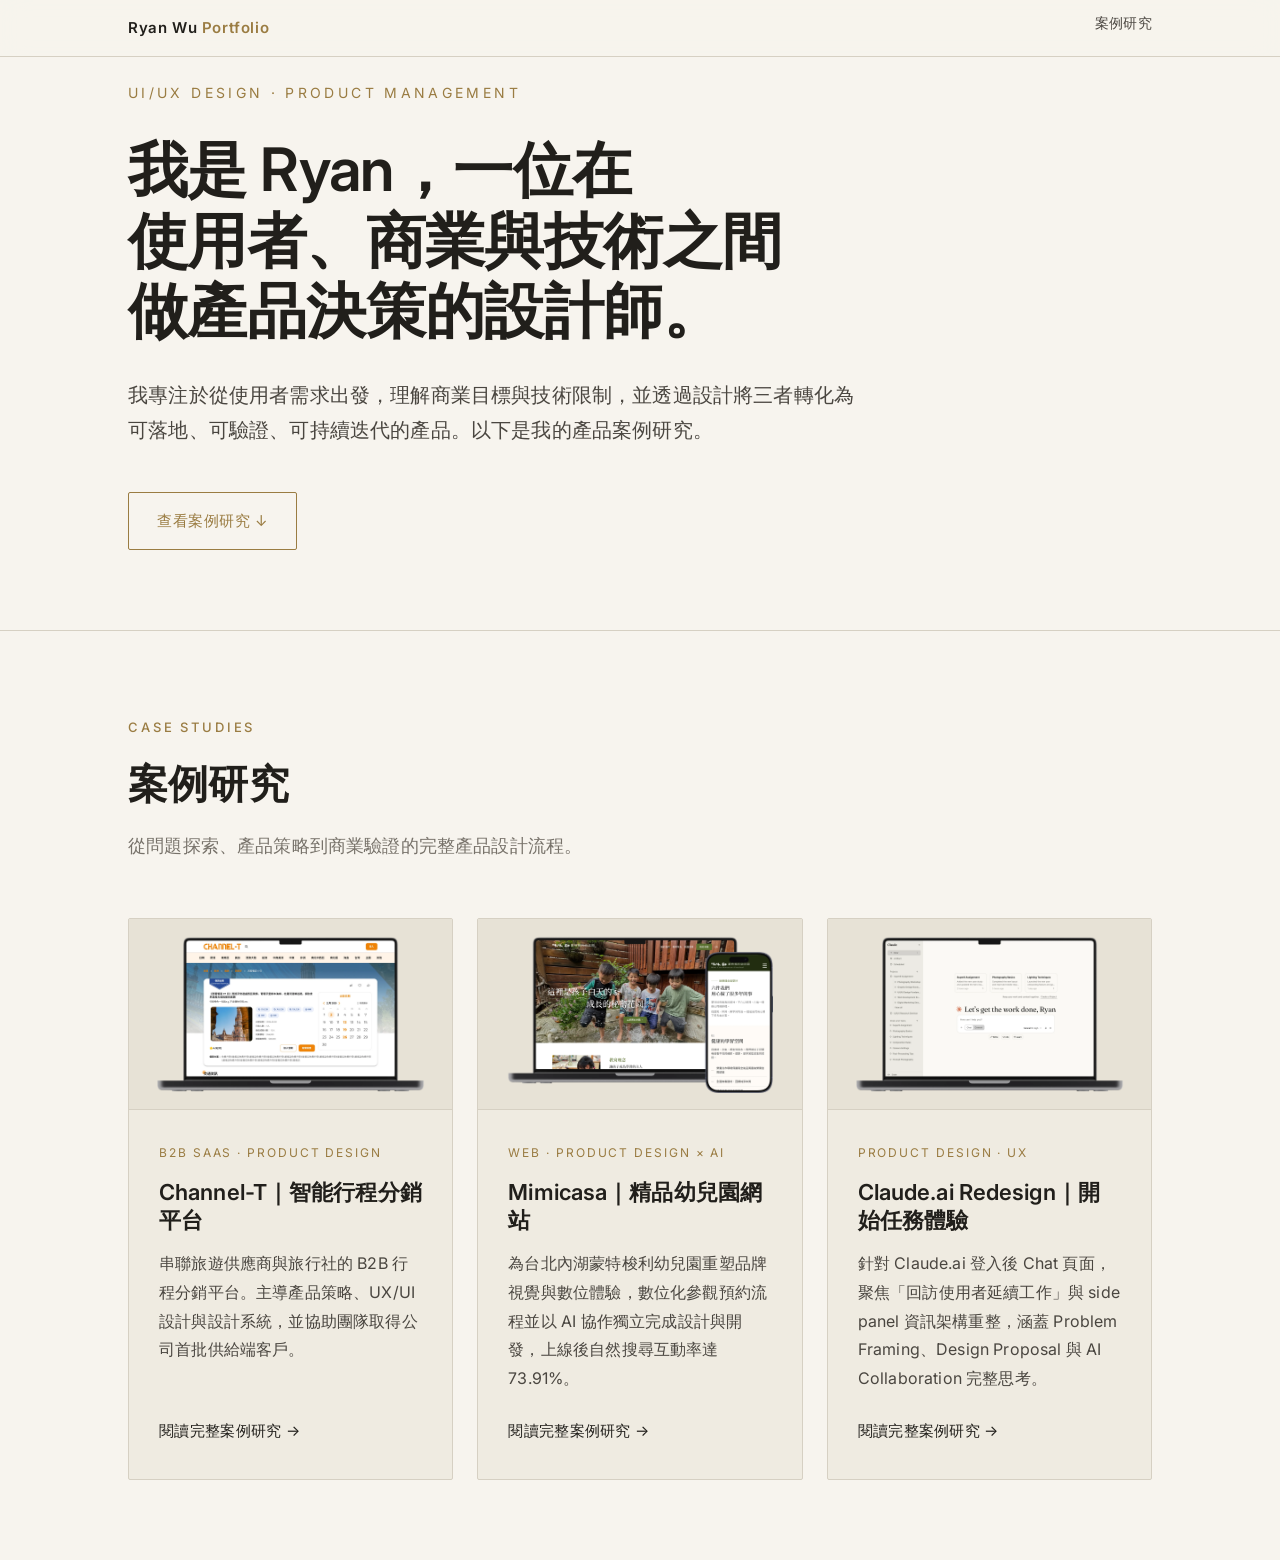
<file: index.html>
<!DOCTYPE html>
<html lang="zh-Hant">
<head>
  <meta charset="UTF-8" />
  <meta name="viewport" content="width=device-width, initial-scale=1.0" />
  <title>Ryan Wu — UI/UX 設計 / 產品經理 作品集</title>
  <meta name="description" content="Ryan Wu 的面試作品集：UI/UX 設計 / 產品經理。收錄 Channel-T B2B SaaS 智能行程分銷平台等產品案例研究。" />
  <link rel="preconnect" href="https://fonts.googleapis.com" />
  <link rel="preconnect" href="https://fonts.gstatic.com" crossorigin />
  <link href="https://fonts.googleapis.com/css2?family=Inter:wght@400;500;600&display=swap" rel="stylesheet" />
  <link rel="stylesheet" href="style.css?v=18" />
</head>
<body class="landing">

  <header class="nav" id="nav">
    <div class="nav__inner">
      <a href="./" class="nav__brand">Ryan Wu <span>Portfolio</span></a>
      <ul class="nav__links">
        <li><a href="#work">案例研究</a></li>
      </ul>
    </div>
  </header>

  <main id="top">

    <!-- 自我介紹 -->
    <section class="landing-hero">
      <div class="container">
        <p class="hero__tag">UI/UX Design · Product Management</p>
        <h1>我是 Ryan，一位在<br />使用者、商業與技術之間<br />做產品決策的設計師。</h1>
        <p class="landing-hero__intro">我專注於從使用者需求出發，理解商業目標與技術限制，並透過設計將三者轉化為可落地、可驗證、可持續迭代的產品。以下是我的產品案例研究。</p>
        <a href="#work" class="btn">查看案例研究 ↓</a>
      </div>
    </section>

    <!-- 案例研究入口 -->
    <section class="section" id="work">
      <div class="container">
        <p class="eyebrow">Case Studies</p>
        <h2 class="section-title">案例研究</h2>
        <p class="section-intro">從問題探索、產品策略到商業驗證的完整產品設計流程。</p>

        <div class="case-grid">
          <a class="case-card" href="channel-t/">
            <div class="case-card__media">
              <img src="assets/channel-t/cover.webp" width="600" height="375" alt="Channel-T B2B SaaS 智能行程分銷平台案例研究封面" loading="lazy" onerror="this.style.display='none';this.nextElementSibling.style.display='flex';" />
              <div class="case-card__placeholder" style="display:none;">Channel-T</div>
            </div>
            <div class="case-card__body">
              <p class="case-card__tag">B2B SaaS · Product Design</p>
              <h3>Channel-T｜智能行程分銷平台</h3>
              <p class="case-card__desc">串聯旅遊供應商與旅行社的 B2B 行程分銷平台。主導產品策略、UX/UI 設計與設計系統，並協助團隊取得公司首批供給端客戶。</p>
              <span class="case-card__cta">閱讀完整案例研究 →</span>
            </div>
          </a>

          <a class="case-card" href="mimicasa/">
            <div class="case-card__media">
              <img src="assets/mimicasa/cover.webp" width="600" height="375" alt="Mimicasa 精品幼兒園網站案例研究封面" loading="lazy" onerror="this.style.display='none';this.nextElementSibling.style.display='flex';" />
              <div class="case-card__placeholder" style="display:none;">MimiCasa</div>
            </div>
            <div class="case-card__body">
              <p class="case-card__tag">Web · Product Design × AI</p>
              <h3>Mimicasa｜精品幼兒園網站</h3>
              <p class="case-card__desc">為台北內湖蒙特梭利幼兒園重塑品牌視覺與數位體驗，數位化參觀預約流程並以 AI 協作獨立完成設計與開發，上線後自然搜尋互動率達 73.91%。</p>
              <span class="case-card__cta">閱讀完整案例研究 →</span>
            </div>
          </a>

          <a class="case-card" href="super8/">
            <div class="case-card__media">
              <img src="assets/super8/cover.webp" width="600" height="375" alt="Claude.ai Redesign — 開始任務體驗 案例研究封面" loading="lazy" onerror="this.style.display='none';this.nextElementSibling.style.display='flex';" />
              <div class="case-card__placeholder" style="display:none;">Claude.ai</div>
            </div>
            <div class="case-card__body">
              <p class="case-card__tag">Product Design · UX</p>
              <h3>Claude.ai Redesign｜開始任務體驗</h3>
              <p class="case-card__desc">針對 Claude.ai 登入後 Chat 頁面，聚焦「回訪使用者延續工作」與 side panel 資訊架構重整，涵蓋 Problem Framing、Design Proposal 與 AI Collaboration 完整思考。</p>
              <span class="case-card__cta">閱讀完整案例研究 →</span>
            </div>
          </a>

          <!-- 之後如需新增案例：複製一張 .case-card 連到對應資料夾即可 -->
        </div>
      </div>
    </section>

  </main>

</body>
</html>
</file>
<file: style.css>
/* ==========================================================================
   Channel-T 面試作品集 — 視覺系統（淺色版）
   ========================================================================== */

:root {
  --stone-950: #F7F4EE; /* 主背景 */
  --stone-900: #EFEBE1; /* 次要區塊背景 */
  --stone-800: #E7E2D6; /* 卡片背景 */
  --stone-700: #D6D0C3; /* 邊框、分隔線 */
  --stone-500: #77726A; /* 次要文字 */
  --stone-300: #4A4640; /* 主要內文文字 */
  --stone-200: #35322C; /* 提亮內文文字 */
  --stone-100: #211F1B; /* 標題、高對比文字 */
  --sand: #9A7C42;      /* 強調色 */
  --sand-dark: #7F6635; /* 強調色 hover 態 */

  /* 版面尺度 */
  --maxw: 1120px;
  --pad-desktop: 48px;
  --pad-tablet: 32px;
  --pad-mobile: 20px;

  --radius: 2px;

  /* 登陸頁固定 nav 總高（單列 56 + 下框線 1），錨點捲動偏移用；
     案例研究頁無頂部 nav，改由 case-study.js 設更小的偏移 */
  --header-h: 57px;

  --font-sans: "Inter", "Noto Sans TC", "PingFang TC", "Microsoft JhengHei",
    system-ui, sans-serif;
}

/* --------------------------------------------------------------------------
   Reset
   -------------------------------------------------------------------------- */
*,
*::before,
*::after {
  box-sizing: border-box;
}

html {
  scroll-behavior: smooth;
  scroll-padding-top: var(--header-h);
  -webkit-text-size-adjust: 100%;
  overflow-x: clip; /* 防止任何細微水平溢出造成整頁橫向捲動 */
}

body {
  margin: 0;
  background-color: var(--stone-950);
  color: var(--stone-300);
  font-family: var(--font-sans);
  font-size: 17px;
  line-height: 1.85;
  font-weight: 400;
  letter-spacing: 0.01em;
  -webkit-font-smoothing: antialiased;
  text-rendering: optimizeLegibility;
  overflow-wrap: break-word; /* 長英文／token 字串在窄螢幕可斷行 */
}

img {
  display: block;
  max-width: 100%;
  height: auto;
}

a {
  color: inherit;
  text-decoration: none;
}

/* --------------------------------------------------------------------------
   版面容器
   -------------------------------------------------------------------------- */
.container {
  width: 100%;
  max-width: var(--maxw);
  margin-inline: auto;
  padding-inline: var(--pad-desktop);
}

.section {
  padding-block: 112px;
  border-top: 1px solid var(--stone-700);
}

.section--alt {
  background-color: var(--stone-900);
}

/* 段落區塊標籤（S1 / S2 …） */
.eyebrow {
  display: inline-block;
  font-size: 13px;
  letter-spacing: 0.22em;
  text-transform: uppercase;
  color: var(--sand);
  margin: 0 0 20px;
  font-weight: 500;
}

/* --------------------------------------------------------------------------
   排版
   -------------------------------------------------------------------------- */
h1,
h2,
h3,
h4 {
  color: var(--stone-100);
  font-weight: 600;
  line-height: 1.3;
  letter-spacing: 0.005em;
  margin: 0;
}

.section-title {
  font-size: clamp(28px, 3.4vw, 40px);
  line-height: 1.25;
  margin-bottom: 20px;
}

.section-intro {
  color: var(--stone-500);
  font-size: 18px;
  max-width: 62ch;
  margin: 0 0 56px;
}

h3 {
  font-size: 22px;
  margin-bottom: 16px;
}

h4 {
  font-size: 18px;
  color: var(--stone-100);
  margin-bottom: 12px;
}

p {
  margin: 0 0 20px;
  max-width: 74ch;
}

p:last-child {
  margin-bottom: 0;
}

strong {
  color: var(--stone-100);
  font-weight: 600;
}

/* 內文列表 */
ul,
ol {
  margin: 0 0 20px;
  padding-left: 1.3em;
  max-width: 74ch;
}

li {
  margin-bottom: 10px;
}

li::marker {
  color: var(--sand);
}

/* 引言 / 設計原則 */
blockquote {
  margin: 28px 0;
  padding: 20px 28px;
  border-left: 2px solid var(--sand);
  background-color: var(--stone-900);
  color: var(--stone-100);
  font-size: 18px;
  line-height: 1.7;
}

.section--alt blockquote {
  background-color: var(--stone-800);
}

blockquote p {
  margin: 0;
}

/* --------------------------------------------------------------------------
   導覽列
   -------------------------------------------------------------------------- */
.nav {
  position: fixed;
  top: 0;
  left: 0;
  right: 0;
  z-index: 100;
  background-color: rgba(247, 244, 238, 0.78);
  backdrop-filter: saturate(140%) blur(14px);
  -webkit-backdrop-filter: saturate(140%) blur(14px);
  border-bottom: 1px solid var(--stone-700);
  transition: transform 0.3s ease;
}

/* 第一列：wordmark + 首頁（space-between） */
.nav__inner {
  max-width: var(--maxw);
  margin-inline: auto;
  padding: 0 var(--pad-desktop);
  height: 56px;
  display: flex;
  align-items: center;
  justify-content: space-between;
}

.nav__brand {
  color: var(--stone-100);
  font-weight: 600;
  letter-spacing: 0.04em;
  font-size: 15px;
}

.nav__brand span {
  color: var(--sand);
}

/* 第二列：章節錨點，一列水平排列、固定於 wordmark 列下方 */
.subnav {
  border-top: 1px solid var(--stone-700);
}

.subnav__links {
  display: flex;
  align-items: center;
  gap: 26px;
  list-style: none;
  margin: 0 auto;
  max-width: var(--maxw);
  padding: 0 var(--pad-desktop);
  height: 48px;
  overflow-x: auto;
  scrollbar-width: none;
  -ms-overflow-style: none;
}

.subnav__links::-webkit-scrollbar {
  display: none;
}

.subnav__links li {
  margin: 0;
}

.subnav__links a {
  color: var(--stone-300);
  font-size: 14px;
  letter-spacing: 0.02em;
  white-space: nowrap;
  transition: color 0.2s ease;
}

.subnav__links a:hover {
  color: var(--sand);
}

/* 登陸頁單一連結列 */
.nav__links {
  display: flex;
  align-items: center;
  gap: 22px;
  list-style: none;
  margin: 0;
  padding: 0;
}

.nav__links a {
  color: var(--stone-300);
  font-size: 14px;
  letter-spacing: 0.02em;
  white-space: nowrap;
  transition: color 0.2s ease;
}

.nav__links a:hover {
  color: var(--stone-100);
}

/* --------------------------------------------------------------------------
   S1 Hero
   -------------------------------------------------------------------------- */
.hero {
  min-height: 92vh;
  display: flex;
  align-items: center;
  padding-block: 140px 96px;
  border-top: none;
}

.hero__tag {
  color: var(--sand);
  font-size: 14px;
  letter-spacing: 0.24em;
  text-transform: uppercase;
  margin-bottom: 28px;
}

.hero h1 {
  font-size: clamp(36px, 6vw, 68px);
  line-height: 1.12;
  letter-spacing: -0.01em;
  margin-bottom: 32px;
  max-width: 16ch;
}

.hero__vp {
  font-size: clamp(18px, 2.2vw, 23px);
  color: var(--stone-300);
  line-height: 1.6;
  max-width: 52ch;
  margin-bottom: 56px;
}

.hero__meta {
  display: flex;
  flex-wrap: wrap;
  gap: 48px;
  padding-top: 36px;
  border-top: 1px solid var(--stone-700);
}

.hero__meta div {
  display: flex;
  flex-direction: column;
  gap: 6px;
}

.hero__meta dt {
  font-size: 12px;
  letter-spacing: 0.18em;
  text-transform: uppercase;
  color: var(--stone-500);
}

.hero__meta dd {
  margin: 0;
  font-size: 17px;
  color: var(--stone-100);
}
.hero__meta dd a {
  color: var(--sand);
  transition: color 0.2s ease;
}
.hero__meta dd a:hover {
  color: var(--sand-dark);
}

/* --------------------------------------------------------------------------
   S2 關鍵產出卡片
   -------------------------------------------------------------------------- */
.cards {
  display: grid;
  grid-template-columns: repeat(2, 1fr);
  gap: 20px;
}

.card {
  background-color: var(--stone-800);
  border: 1px solid var(--stone-700);
  border-radius: var(--radius);
  padding: 36px 34px;
  transition: border-color 0.25s ease, transform 0.25s ease;
}

.card:hover {
  border-color: var(--sand);
}

.cards .card:last-child {
  grid-column: 1 / -1;
}

.card__num {
  font-size: 13px;
  letter-spacing: 0.16em;
  color: var(--sand);
  margin-bottom: 18px;
  font-weight: 500;
}

.card h3 {
  font-size: 20px;
  margin-bottom: 14px;
}

.card p {
  margin: 0;
  font-size: 16px;
  color: var(--stone-300);
  line-height: 1.8;
}

/* 內文重點：加深顏色並稍微加粗，讓關鍵語句在深色內文中仍能凸顯 */
.hl {
  color: var(--stone-100);
  font-weight: 600;
}

/* --------------------------------------------------------------------------
   S3 專案概覽 metadata grid
   -------------------------------------------------------------------------- */
.meta-grid {
  display: grid;
  grid-template-columns: repeat(2, 1fr);
  gap: 1px;
  background-color: var(--stone-700);
  border: 1px solid var(--stone-700);
  border-radius: var(--radius);
  overflow: hidden;
}

.meta-grid__item {
  background-color: var(--stone-900);
  padding: 32px 30px;
}

.section--alt .meta-grid__item {
  background-color: var(--stone-950);
}

.meta-grid__item h4 {
  color: var(--sand);
  font-size: 13px;
  letter-spacing: 0.14em;
  text-transform: uppercase;
  margin-bottom: 14px;
}

.meta-grid__item p {
  margin: 0;
  font-size: 16px;
  line-height: 1.8;
}

.meta-grid__item--wide {
  grid-column: 1 / -1;
}

/* --------------------------------------------------------------------------
   子段落區塊
   -------------------------------------------------------------------------- */
.block {
  margin-top: 64px;
  padding-top: 8px;
}

.block:first-of-type {
  margin-top: 0;
}

.block__id {
  font-size: 12px;
  letter-spacing: 0.16em;
  color: var(--sand);
  font-weight: 500;
  margin-bottom: 10px;
}

/* 帶編號的內部小標（S7-02 / S7-03 的 01 02 03 04） */
.sub {
  margin-top: 40px;
}

.sub h4 {
  display: flex;
  gap: 12px;
  align-items: baseline;
  font-size: 18px;
}

.sub h4 .sub__num {
  color: var(--sand);
  font-variant-numeric: tabular-nums;
  font-size: 15px;
}

/* --------------------------------------------------------------------------
   圖片容器
   -------------------------------------------------------------------------- */
figure {
  margin: 40px 0;
  border: 1px solid var(--stone-700);
  border-radius: var(--radius);
  background-color: var(--stone-900);
  overflow: hidden;
  display: flex;
  flex-direction: column;
}

/* 圖片上方的說明標題：與緊接的圖靠近，形成「標題＋圖」一組 */
.figure-label {
  margin-bottom: 12px;
}
.figure-label + figure {
  margin-top: 0;
}

.section--alt figure {
  background-color: var(--stone-800);
}

figure img {
  width: 100%;
  height: auto;
  max-height: 78vh; /* 高圖不超過視窗高度 */
  object-fit: contain; /* 高度被 max-height 限制時維持原比例、不失真 */
  margin-inline: auto;
  cursor: zoom-in;
}

/* 影片素材：沿用圖片的響應式規範，但不套用 lightbox 縮放游標 */
figure video {
  display: block;
  width: 100%;
  max-width: 100%;
  height: auto;
  max-height: 78vh;
  object-fit: contain;
  margin-inline: auto;
}

/* 圖片佔位（尚未補圖時的視覺提示） */
.figure__placeholder {
  aspect-ratio: 16 / 9;
  display: flex;
  align-items: center;
  justify-content: center;
  color: var(--stone-500);
  font-size: 14px;
  letter-spacing: 0.06em;
  background-image: linear-gradient(
      45deg,
      var(--stone-800) 25%,
      transparent 25%,
      transparent 75%,
      var(--stone-800) 75%
    ),
    linear-gradient(
      45deg,
      var(--stone-800) 25%,
      transparent 25%,
      transparent 75%,
      var(--stone-800) 75%
    );
  background-size: 24px 24px;
  background-position: 0 0, 12px 12px;
}

figcaption {
  order: -1; /* 圖說移到圖片上方 */
  padding: 14px 20px;
  font-size: 14px;
  color: var(--stone-500);
  border-bottom: 1px solid var(--stone-700);
}

/* 圖說附註：示意重製圖提示，較淡呈現 */
.figure__note {
  display: block;
  margin-top: 4px;
  color: var(--stone-500);
  opacity: 0.6;
  font-size: 12px;
  letter-spacing: 0.04em;
}

/* 雙圖並排（S8） */
.figure-row {
  display: grid;
  grid-template-columns: repeat(2, 1fr);
  gap: 20px;
}

.figure-row figure {
  margin: 40px 0 0;
}

/* --------------------------------------------------------------------------
   流程序列 pill（例如 原始檔案 → AI 解析 → …）
   -------------------------------------------------------------------------- */
.flow {
  display: flex;
  flex-wrap: wrap;
  align-items: center;
  gap: 10px;
  margin: 28px 0;
  padding: 0;
  list-style: none;
}

.flow li {
  margin: 0;
  padding: 8px 16px;
  border: 1px solid var(--stone-700);
  border-radius: var(--radius);
  background-color: var(--stone-800);
  color: var(--stone-100);
  font-size: 14px;
  letter-spacing: 0.02em;
}

.flow li::marker {
  content: "";
}

.flow .flow__arrow {
  border: none;
  background: none;
  padding: 0;
  color: var(--sand);
}

/* --------------------------------------------------------------------------
   S12 結尾路徑總結
   -------------------------------------------------------------------------- */
.summary-path {
  margin-top: 56px;
  padding: 36px 34px;
  border: 1px solid var(--sand-dark);
  border-radius: var(--radius);
  background-color: var(--stone-900);
}

.section--alt .summary-path {
  background-color: var(--stone-800);
}

.summary-path .eyebrow {
  margin-bottom: 16px;
}

.summary-path p {
  margin: 0;
  color: var(--stone-100);
  font-size: 18px;
  line-height: 1.9;
  max-width: none;
}

/* --------------------------------------------------------------------------
   登陸頁（landing）
   -------------------------------------------------------------------------- */
.landing-hero {
  display: flex;
  align-items: center;
  padding-block: 80px;
}

/* 登陸頁兩個 section 統一 80px 垂直內距 */
.landing .section {
  padding-block: 80px;
}

.landing-hero h1 {
  font-size: clamp(32px, 5.2vw, 60px);
  line-height: 1.18;
  letter-spacing: -0.01em;
  margin-bottom: 32px;
}

.landing-hero__intro {
  font-size: clamp(17px, 2vw, 20px);
  color: var(--stone-300);
  line-height: 1.75;
  max-width: 56ch;
  margin-bottom: 44px;
}

.btn {
  display: inline-block;
  padding: 14px 28px;
  border: 1px solid var(--sand);
  border-radius: var(--radius);
  color: var(--sand);
  font-size: 15px;
  letter-spacing: 0.04em;
  transition: background-color 0.2s ease, color 0.2s ease, border-color 0.2s ease;
}

.btn:hover {
  background-color: var(--sand);
  color: #F7F4EE; /* sand 填底時用淺色文字維持對比 */
  border-color: var(--sand);
}

/* 小尺寸按鈕（用於重點框等緊湊處） */
.btn--sm {
  padding: 7px 14px;
  font-size: 13px;
  letter-spacing: 0.02em;
}

/* 案例研究卡片列表：桌機三張一行 */
.case-grid {
  display: grid;
  grid-template-columns: repeat(3, 1fr);
  gap: 24px;
}

.case-card {
  display: flex;
  flex-direction: column;
  background-color: var(--stone-900);
  border: 1px solid var(--stone-700);
  border-radius: var(--radius);
  overflow: hidden;
  transition: border-color 0.25s ease, transform 0.25s ease;
}

.case-card:hover {
  border-color: var(--sand);
  transform: translateY(-2px);
}

.case-card__media {
  position: relative; /* 圖片絕對定位填滿，框高固定由 aspect-ratio 決定 */
  aspect-ratio: 17 / 10; /* 貼近封面圖比例，contain 時留白最小 */
  overflow: hidden;
  border-bottom: 1px solid var(--stone-700);
  background-color: var(--stone-800);
}

.case-card__media img {
  position: absolute;
  top: 16px;
  left: 16px;
  width: calc(100% - 32px); /* 封面圖四周留 16px 呼吸空間 */
  height: calc(100% - 32px);
  object-fit: contain; /* 完整顯示封面、不裁切也不超出邊框 */
}

.case-card__placeholder {
  width: 100%;
  height: 100%;
  display: flex;
  align-items: center;
  justify-content: center;
  color: var(--stone-500);
  font-size: 22px;
  letter-spacing: 0.14em;
  background-image: linear-gradient(
      45deg,
      var(--stone-900) 25%,
      transparent 25%,
      transparent 75%,
      var(--stone-900) 75%
    ),
    linear-gradient(
      45deg,
      var(--stone-900) 25%,
      transparent 25%,
      transparent 75%,
      var(--stone-900) 75%
    );
  background-size: 28px 28px;
  background-position: 0 0, 14px 14px;
}

.case-card__body {
  padding: 32px 30px 34px;
  display: flex;
  flex-direction: column;
  flex: 1;
}

.case-card__tag {
  font-size: 12px;
  letter-spacing: 0.16em;
  text-transform: uppercase;
  color: var(--sand);
  margin: 0 0 14px;
}

.case-card__body h3 {
  font-size: 22px;
  margin-bottom: 14px;
}

.case-card__desc {
  color: var(--stone-300);
  font-size: 16px;
  line-height: 1.8;
  margin: 0 0 24px;
}

.case-card__cta {
  margin-top: auto;
  color: var(--stone-100);
  font-size: 15px;
  letter-spacing: 0.02em;
  transition: color 0.2s ease;
}

.case-card:hover .case-card__cta {
  color: var(--sand);
}

/* --------------------------------------------------------------------------
   Case study：整體文字提亮（僅作用於案例研究頁）
   -------------------------------------------------------------------------- */
.case-study {
  color: var(--stone-200);
}

.case-study .hero__vp,
.case-study .card p,
.case-study .meta-grid__item p {
  color: var(--stone-200);
}

.case-study .section-intro,
.case-study figcaption {
  color: var(--stone-300);
}

.case-study .figure__note {
  color: var(--stone-300);
  opacity: 0.85;
}

.case-study .hero__meta dt {
  color: var(--stone-300);
}

/* --------------------------------------------------------------------------
   圖片 Lightbox
   -------------------------------------------------------------------------- */
.lightbox {
  position: fixed;
  inset: 0;
  z-index: 200;
  display: none;
  flex-direction: column;
  align-items: center;
  justify-content: center;
  gap: 18px;
  padding: 56px 40px 40px;
  background-color: rgba(233, 228, 218, 0.94);
  backdrop-filter: blur(6px);
  -webkit-backdrop-filter: blur(6px);
}

.lightbox.is-open {
  display: flex;
}

.lightbox__img {
  max-width: min(1280px, 92vw);
  max-height: 80vh;
  width: auto;
  height: auto;
  object-fit: contain;
  border: 1px solid var(--stone-700);
  background-color: var(--stone-900);
  cursor: zoom-in;
  transform-origin: center center;
  will-change: transform;
  user-select: none;
  -webkit-user-drag: none;
}

.lightbox__caption {
  order: 0; /* lightbox 內圖說維持在圖片下方 */
  color: var(--stone-500);
  font-size: 14px;
  line-height: 1.6;
  text-align: center;
  max-width: 72ch;
  border: none;
  padding: 0;
}

.lightbox__caption .figure__note {
  display: none;
}

.lightbox__close {
  position: absolute;
  top: 20px;
  right: 24px;
  width: 44px;
  height: 44px;
  display: flex;
  align-items: center;
  justify-content: center;
  background: none;
  border: 1px solid var(--stone-700);
  border-radius: var(--radius);
  color: var(--stone-100);
  font-size: 26px;
  line-height: 1;
  cursor: pointer;
  transition: border-color 0.2s ease, color 0.2s ease;
}

.lightbox__close:hover {
  border-color: var(--sand);
  color: var(--sand);
}

/* --------------------------------------------------------------------------
   Footer
   -------------------------------------------------------------------------- */
.footer {
  border-top: 1px solid var(--stone-700);
  padding-block: 48px;
  color: var(--stone-500);
  font-size: 14px;
}

.footer .container {
  display: flex;
  justify-content: space-between;
  gap: 20px;
  flex-wrap: wrap;
}

/* --------------------------------------------------------------------------
   側邊錨點導覽（案例研究頁，由 case-study.js 依章節標題動態產生）
   -------------------------------------------------------------------------- */
/* 固定於左上角、永遠可見的回首頁連結（取代原本頂部 nav 的返回入口） */
.home-link {
  position: fixed;
  top: 22px;
  left: 24px;
  z-index: 95;
  font-size: 13px;
  letter-spacing: 0.04em;
  color: var(--stone-500);
  transition: color 0.2s ease;
}

.home-link:hover {
  color: var(--sand);
}

.sidenav {
  position: fixed;
  top: 50%;
  left: max(20px, calc((100vw - var(--maxw)) / 2 - 148px));
  transform: translateY(-50%);
  z-index: 90;
  display: none; /* 預設隱藏，僅在夠寬、留白足夠的視窗顯示 */
  width: 124px;
  max-height: 78vh;
  overflow-y: auto;
  padding: 0;
  scrollbar-width: none;
  -ms-overflow-style: none;
}

.sidenav::-webkit-scrollbar {
  display: none;
}

.sidenav__list {
  list-style: none;
  margin: 0;
  padding: 0;
  max-width: none;
  display: flex;
  flex-direction: column;
  gap: 14px;
}

.sidenav__list li {
  margin: 0;
}

.sidenav__link {
  display: flex;
  align-items: baseline;
  gap: 10px;
  font-size: 13px;
  line-height: 1.45;
  letter-spacing: 0.02em;
  color: var(--stone-500);
  transition: color 0.2s ease;
}

.sidenav__num {
  flex: none;
  min-width: 2.2em;
  font-size: 11px;
  font-variant-numeric: tabular-nums;
  letter-spacing: 0.06em;
  color: var(--stone-500);
  opacity: 0.6;
  transition: color 0.2s ease, opacity 0.2s ease;
}

.sidenav__link:hover .sidenav__num,
.sidenav__link.is-active .sidenav__num {
  opacity: 1;
}

.sidenav__link:hover .sidenav__num,
.sidenav__link.is-active .sidenav__num {
  color: var(--sand);
}

.sidenav__link:hover {
  color: var(--sand-dark);
}

.sidenav__link.is-active {
  color: var(--sand);
}

/* 視窗夠寬時才顯示側邊導覽（含 390px mobile 在內的窄螢幕維持隱藏） */
@media (min-width: 1320px) {
  .sidenav {
    display: block;
  }
}

/* --------------------------------------------------------------------------
   手機／平板固定頂部列 + 章節下拉選單（case-study.js 動態產生）
   桌機（≥1320px）維持 .home-link + .sidenav；以下寬度改用頂部列
   -------------------------------------------------------------------------- */
.cs-topbar,
.cs-menu,
.cs-menu__backdrop {
  display: none;
}

@media (max-width: 1319.98px) {
  /* 返回入口改由頂部列承接，隱藏原本固定於左上角的 home-link */
  .home-link {
    display: none;
  }

  .cs-topbar {
    position: fixed;
    top: 0;
    left: 0;
    right: 0;
    z-index: 110;
    display: flex;
    align-items: center;
    justify-content: space-between;
    height: var(--header-h);
    padding: 0 var(--pad-mobile);
    background-color: rgba(247, 244, 238, 0.82);
    backdrop-filter: saturate(140%) blur(14px);
    -webkit-backdrop-filter: saturate(140%) blur(14px);
    border-bottom: 1px solid var(--stone-700);
  }

  .cs-topbar__back {
    font-size: 13px;
    letter-spacing: 0.04em;
    color: var(--stone-500);
    transition: color 0.2s ease;
  }
  .cs-topbar__back:hover {
    color: var(--sand);
  }

  /* hamburger */
  .cs-topbar__toggle {
    position: relative;
    width: 40px;
    height: 40px;
    margin-right: -8px;
    background: none;
    border: 0;
    cursor: pointer;
  }
  .cs-topbar__toggle span {
    position: absolute;
    left: 10px;
    right: 10px;
    height: 1.5px;
    background-color: var(--stone-200);
    transition: transform 0.25s ease, opacity 0.2s ease;
  }
  .cs-topbar__toggle span:nth-child(1) {
    transform: translateY(-5px);
  }
  .cs-topbar__toggle span:nth-child(3) {
    transform: translateY(5px);
  }
  .cs-topbar__toggle.is-active span:nth-child(1) {
    transform: rotate(45deg);
  }
  .cs-topbar__toggle.is-active span:nth-child(2) {
    opacity: 0;
  }
  .cs-topbar__toggle.is-active span:nth-child(3) {
    transform: rotate(-45deg);
  }

  /* 下拉選單面板 */
  .cs-menu {
    position: fixed;
    top: var(--header-h);
    right: 0;
    z-index: 109;
    display: block;
    width: min(280px, 82vw);
    max-height: calc(100vh - var(--header-h));
    overflow-y: auto;
    padding: 8px;
    background-color: var(--stone-900);
    border-left: 1px solid var(--stone-700);
    border-bottom: 1px solid var(--stone-700);
    border-bottom-left-radius: var(--radius);
    transform: translateY(-8px);
    opacity: 0;
    pointer-events: none;
    transition: opacity 0.2s ease, transform 0.2s ease;
  }
  .cs-menu.is-open {
    transform: translateY(0);
    opacity: 1;
    pointer-events: auto;
  }
  .cs-menu__list {
    list-style: none;
    margin: 0;
    padding: 0;
    max-width: none;
  }
  .cs-menu__list li {
    margin: 0;
  }
  .cs-menu__link {
    display: flex;
    align-items: baseline;
    gap: 12px;
    padding: 11px 14px;
    font-size: 14px;
    line-height: 1.4;
    color: var(--stone-300);
    border-radius: var(--radius);
    transition: background-color 0.15s ease, color 0.15s ease;
  }
  .cs-menu__num {
    flex: none;
    min-width: 2.4em;
    font-size: 12px;
    font-variant-numeric: tabular-nums;
    letter-spacing: 0.06em;
    color: var(--stone-500);
    transition: color 0.15s ease;
  }
  .cs-menu__link:hover {
    background-color: var(--stone-800);
    color: var(--stone-100);
  }
  .cs-menu__link.is-active {
    color: var(--sand);
  }
  .cs-menu__link.is-active .cs-menu__num {
    color: var(--sand);
  }

  .cs-menu__backdrop {
    position: fixed;
    inset: 0;
    top: var(--header-h);
    z-index: 108;
    display: block;
    background-color: rgba(33, 31, 27, 0.32);
    opacity: 0;
    pointer-events: none;
    transition: opacity 0.2s ease;
  }
  .cs-menu__backdrop.is-open {
    opacity: 1;
    pointer-events: auto;
  }
}

/* --------------------------------------------------------------------------
   案例研究頁共用元件：卡片網格 / 表格 / 提示卡 / Figma 連結
   -------------------------------------------------------------------------- */
/* 等分卡片網格（不像 .cards 會把最後一張撐滿整列） */
.card-grid {
  display: grid;
  grid-template-columns: repeat(auto-fit, minmax(260px, 1fr));
  gap: 20px;
  margin: 28px 0;
}

/* 數據指標卡（Key Outcomes） */
.stat-grid {
  display: grid;
  grid-template-columns: repeat(auto-fit, minmax(200px, 1fr));
  gap: 20px;
  margin: 8px 0 0;
}

.stat {
  background-color: var(--stone-800);
  border: 1px solid var(--stone-700);
  border-radius: var(--radius);
  padding: 32px 30px;
}

.section--alt .stat {
  background-color: var(--stone-950);
}

.stat__num {
  margin: 0 0 8px;
  color: var(--stone-100);
  font-size: clamp(30px, 4vw, 46px);
  font-weight: 600;
  line-height: 1.1;
  letter-spacing: -0.01em;
}

.stat__label {
  margin: 0;
  color: var(--stone-500);
  font-size: 15px;
}

/* 資料表格 */
.table-wrap {
  margin: 28px 0;
  overflow-x: auto;
  border: 1px solid var(--stone-700);
  border-radius: var(--radius);
}

.table-wrap table {
  border-collapse: collapse;
  width: 100%;
  min-width: 560px;
  font-size: 15px;
}

.table-wrap th,
.table-wrap td {
  text-align: left;
  vertical-align: top;
  padding: 14px 16px;
  line-height: 1.7;
  border-bottom: 1px solid var(--stone-700);
  border-right: 1px solid var(--stone-700);
}

.table-wrap th {
  color: var(--stone-100);
  font-weight: 600;
  background-color: var(--stone-900);
}

.section--alt .table-wrap th {
  background-color: var(--stone-800);
}

.table-wrap tr:last-child td {
  border-bottom: none;
}

.table-wrap th:last-child,
.table-wrap td:last-child {
  border-right: none;
}

/* 提示卡：素材／預覽說明 */
.note-card {
  margin: 28px 0;
  padding: 16px 20px;
  border: 1px solid var(--stone-700);
  border-left: 2px solid var(--sand);
  border-radius: var(--radius);
  background-color: var(--stone-900);
  color: var(--stone-500);
  font-size: 15px;
  line-height: 1.7;
}

.section--alt .note-card {
  background-color: var(--stone-800);
}

.note-card p {
  margin: 0;
}

/* note-card 內的重點條列（label + 值） */
.keypoints__label {
  margin: 0 0 12px;
  font-size: 12px;
  letter-spacing: 0.16em;
  text-transform: uppercase;
  font-weight: 600;
  color: var(--sand-dark);
}
.keypoints {
  margin: 0;
  display: grid;
  grid-template-columns: max-content 1fr;
  column-gap: 16px;
  row-gap: 10px;
}
.keypoints > div {
  display: grid;
  grid-column: 1 / -1;
  grid-template-columns: subgrid;
  align-items: baseline;
}
.keypoints dt {
  color: var(--stone-500);
  white-space: nowrap;
}
.keypoints dd {
  margin: 0;
  color: var(--stone-100);
  font-weight: 600;
}
.keypoints dd ol {
  margin: 2px 0 0;
  font-weight: 400;
}
.keypoints dd ol li {
  margin-bottom: 6px;
}
.keypoints dd ol li:last-child {
  margin-bottom: 0;
}

/* 圖說內的「查看 Figma」外連 */
.figma-link {
  color: var(--sand);
  font-size: 13px;
  letter-spacing: 0.02em;
  white-space: nowrap;
  transition: color 0.2s ease;
}

.figma-link:hover {
  color: var(--sand-dark);
}

/* --------------------------------------------------------------------------
   RWD — Tablet (≤ 900px)
   -------------------------------------------------------------------------- */
@media (max-width: 900px) {
  .container,
  .nav__inner,
  .subnav__links {
    padding-inline: var(--pad-tablet);
  }

  .section {
    padding-block: 88px;
  }

  .cards {
    grid-template-columns: 1fr;
  }

  .card:last-child {
    grid-column: auto;
  }

  /* 案例卡在平板改為單欄堆疊，避免三欄過窄或落單 */
  .case-grid {
    grid-template-columns: 1fr;
  }
}

/* --------------------------------------------------------------------------
   RWD — Mobile (≤ 620px)
   -------------------------------------------------------------------------- */
@media (max-width: 620px) {
  body {
    font-size: 16px;
  }

  .container,
  .nav__inner,
  .subnav__links {
    padding-inline: var(--pad-mobile);
  }

  .section {
    padding-block: 72px;
  }

  .hero {
    min-height: auto;
    padding-block: 120px 72px;
  }

  .hero__meta {
    gap: 28px;
  }

  .meta-grid,
  .figure-row,
  .case-grid {
    grid-template-columns: 1fr;
  }

  .landing-hero {
    min-height: auto;
    padding-block: 120px 72px;
  }

  .figure-row figure:first-child {
    margin-top: 40px;
  }

  .figure-row figure {
    margin-top: 20px;
  }

  blockquote {
    padding: 16px 20px;
    font-size: 16px;
  }

  .card,
  .meta-grid__item,
  .summary-path {
    padding: 26px 22px;
  }
}

/* --------------------------------------------------------------------------
   減少動態偏好
   -------------------------------------------------------------------------- */
@media (prefers-reduced-motion: reduce) {
  html {
    scroll-behavior: auto;
  }
  * {
    transition: none !important;
  }
}
</file>
